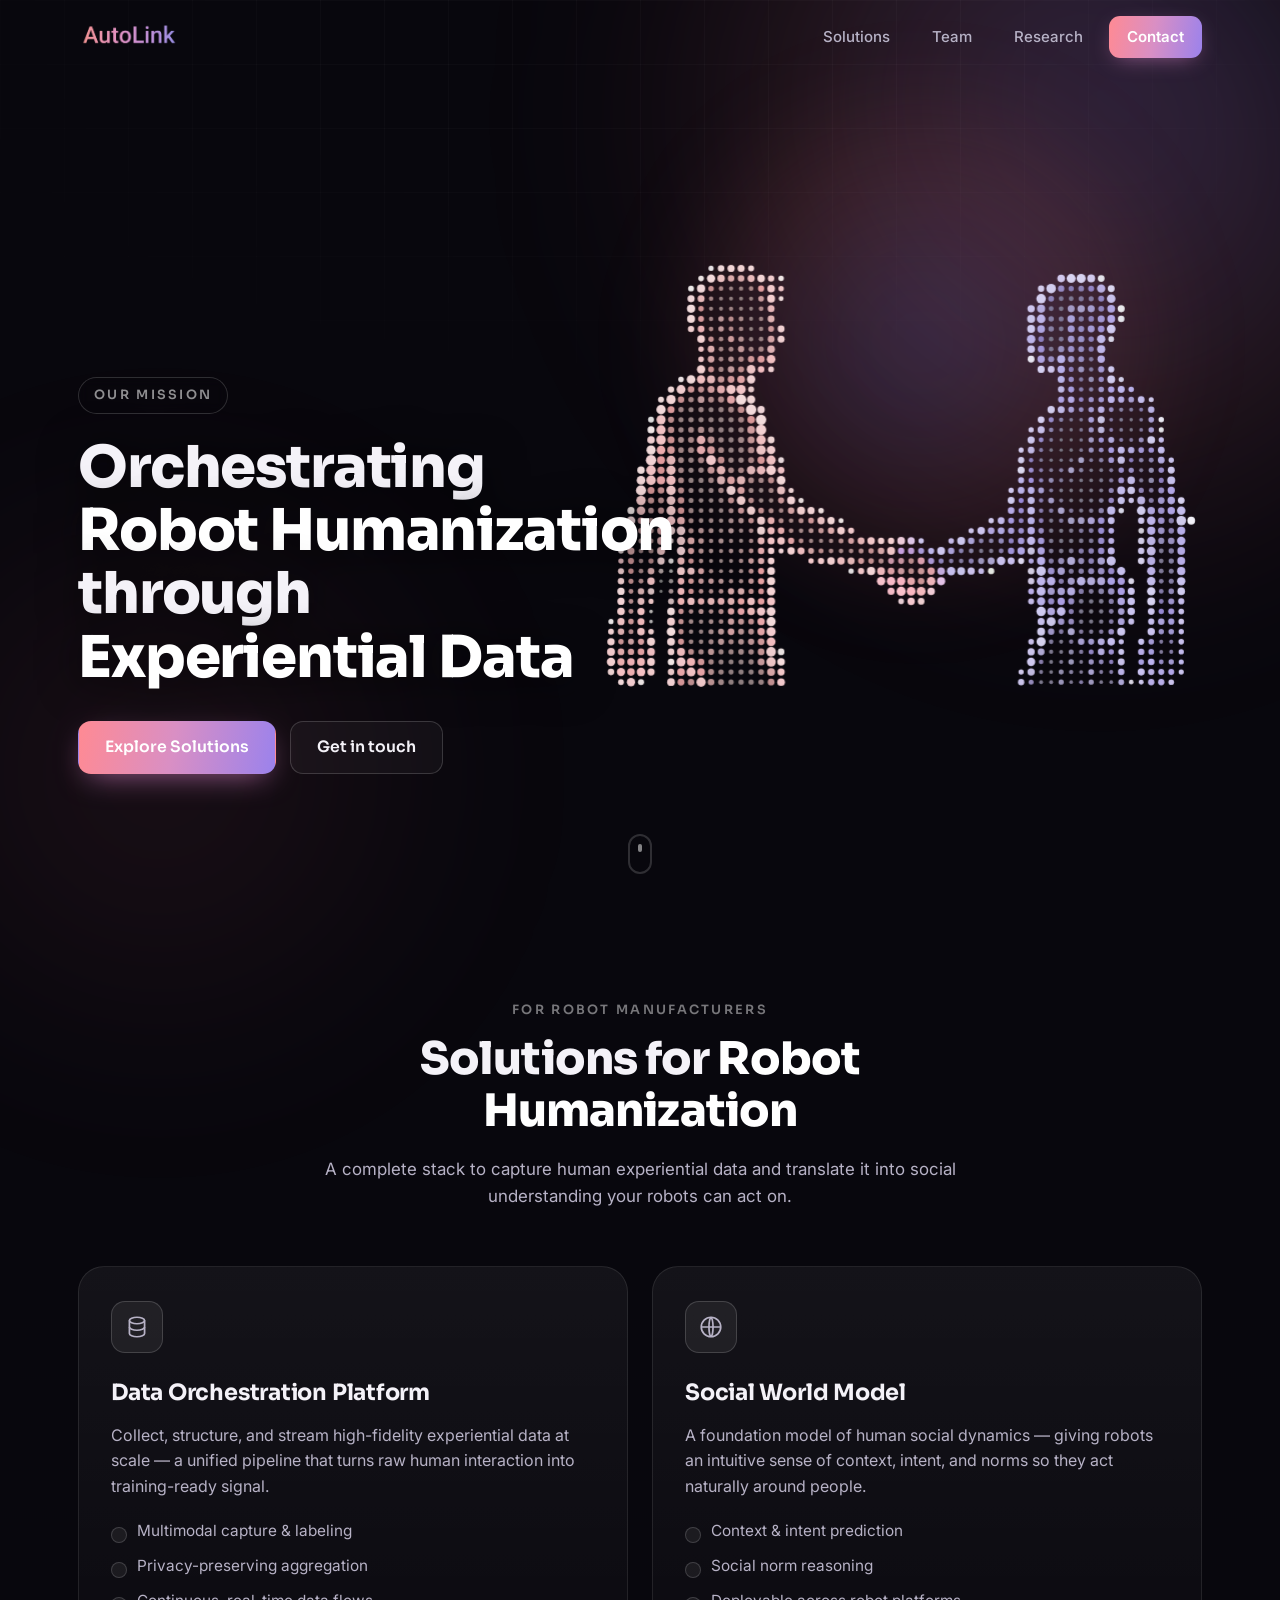
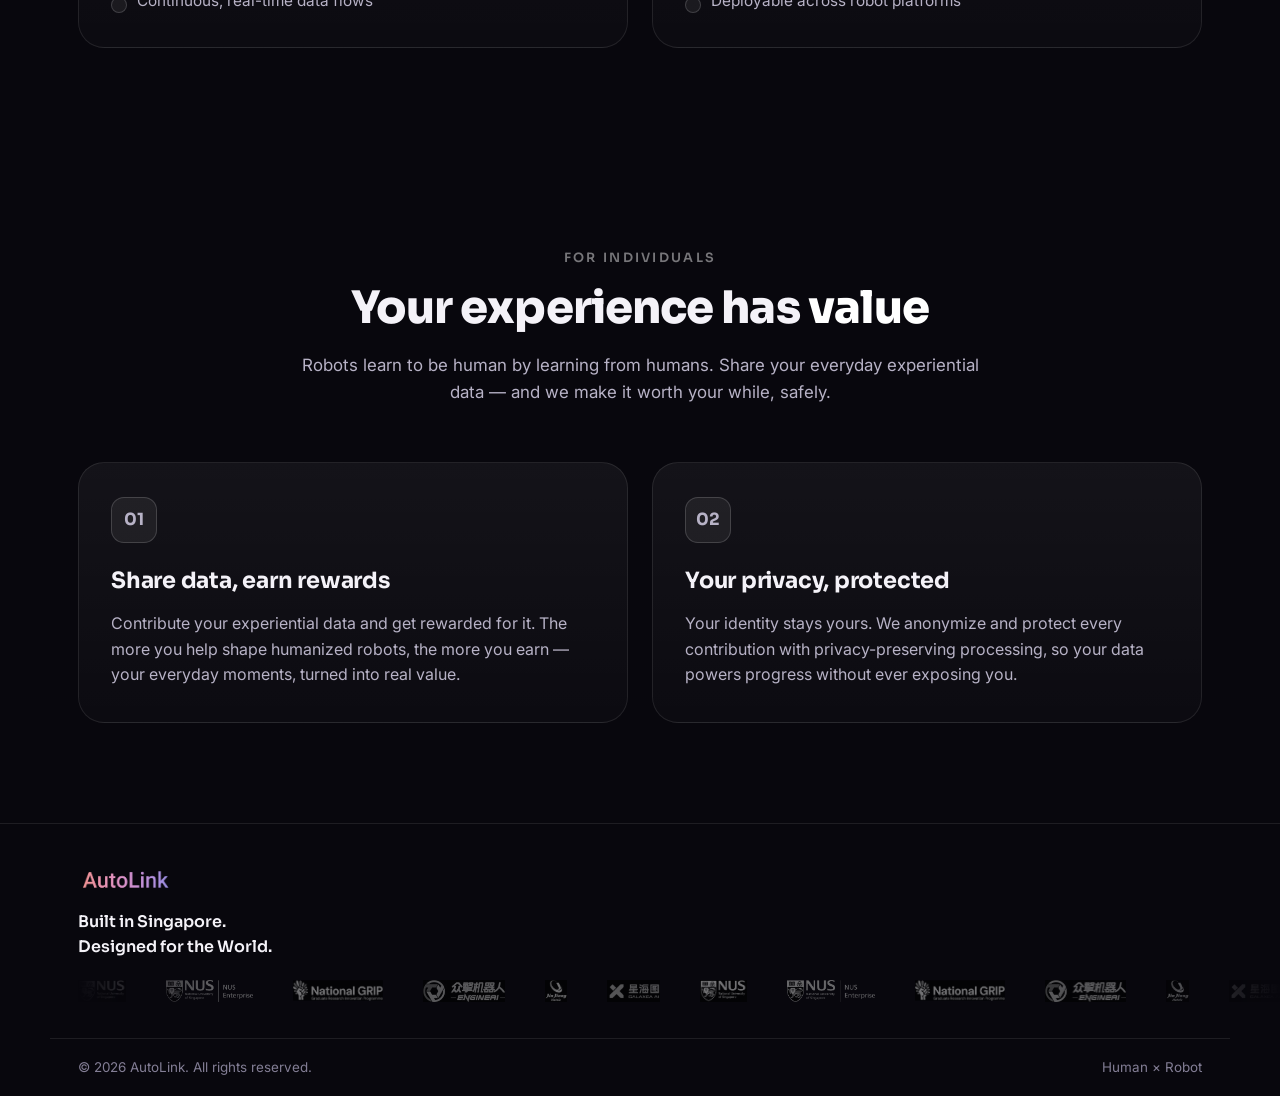
<file: index.html>
<!DOCTYPE html>
<html lang="en">
<head>
  <meta charset="UTF-8" />
  <meta name="viewport" content="width=device-width, initial-scale=1.0" />
  <title>AutoLink — Orchestrating Robot Humanization</title>
  <meta name="description" content="AutoLink — Orchestrating Robot Humanization through Experiential Data." />
  <link rel="icon" type="image/png" href="assets/logo.png" />
  <link rel="preconnect" href="https://fonts.googleapis.com" />
  <link rel="preconnect" href="https://fonts.gstatic.com" crossorigin />
  <link href="https://fonts.googleapis.com/css2?family=Sora:wght@400;500;600;700;800&family=Inter:wght@300;400;500;600&display=swap" rel="stylesheet" />
  <link rel="stylesheet" href="styles.css" />
</head>
<body>
  <!-- Ambient background glows -->
  <div class="bg-glow bg-glow--1" aria-hidden="true"></div>
  <div class="bg-glow bg-glow--2" aria-hidden="true"></div>
  <div class="bg-grid" aria-hidden="true"></div>

  <!-- ===== Navbar ===== -->
  <header class="nav" id="nav">
    <div class="nav__inner">
      <a href="#hero" class="nav__brand" aria-label="AutoLink home">
        <img src="assets/logo.png" alt="AutoLink" class="nav__logo" />
      </a>
      <nav class="nav__links">
        <a href="#solutions" class="nav__link">Solutions</a>
        <a href="team.html" class="nav__link">Team</a>
        <a href="research.html" class="nav__link">Research</a>
        <a href="contact.html" class="nav__btn">Contact</a>
      </nav>
    </div>
  </header>

  <main>
    <!-- ===== Hero / Mission ===== -->
    <section class="hero" id="hero">
      <!-- Interactive halftone handshake (rendered to canvas) -->
      <canvas class="hero__halftone" id="halftone" aria-label="A human and a robot shaking hands, rendered as a halftone dot matrix"></canvas>
      <div class="hero__halo" aria-hidden="true"></div>

      <div class="hero__content">
        <p class="hero__eyebrow">Our Mission</p>
        <h1 class="hero__title">
          Orchestrating <span class="grad-text">Robot&nbsp;Humanization</span><br />
          through <span class="grad-text">Experiential&nbsp;Data</span>
        </h1>
        <div class="hero__actions">
          <a href="#solutions" class="btn btn--primary">Explore Solutions</a>
          <a href="contact.html" class="btn btn--ghost">Get in touch</a>
        </div>
      </div>

      <a href="#solutions" class="hero__scroll" aria-label="Scroll down">
        <span></span>
      </a>
    </section>

    <!-- ===== Solutions ===== -->
    <section class="section solutions" id="solutions">
      <div class="section__head">
        <p class="section__eyebrow">For Robot Manufacturers</p>
        <h2 class="section__title">Solutions for <span class="grad-text">Robot Humanization</span></h2>
        <p class="section__lead">
          A complete stack to capture human experiential data and translate it into
          social understanding your robots can act on.
        </p>
      </div>

      <div class="cards cards--2">
        <article class="card">
          <div class="card__icon" aria-hidden="true">
            <svg viewBox="0 0 24 24" fill="none" stroke="currentColor" stroke-width="1.6">
              <ellipse cx="12" cy="6" rx="7" ry="3" />
              <path d="M5 6v6c0 1.66 3.13 3 7 3s7-1.34 7-3V6" />
              <path d="M5 12v6c0 1.66 3.13 3 7 3s7-1.34 7-3v-6" />
            </svg>
          </div>
          <h3 class="card__title">Data Orchestration Platform</h3>
          <p class="card__text">
            Collect, structure, and stream high-fidelity experiential data at scale —
            a unified pipeline that turns raw human interaction into training-ready signal.
          </p>
          <ul class="card__list">
            <li>Multimodal capture &amp; labeling</li>
            <li>Privacy-preserving aggregation</li>
            <li>Continuous, real-time data flows</li>
          </ul>
        </article>

        <article class="card">
          <div class="card__icon" aria-hidden="true">
            <svg viewBox="0 0 24 24" fill="none" stroke="currentColor" stroke-width="1.6">
              <circle cx="12" cy="12" r="9" />
              <path d="M3 12h18M12 3c2.5 2.5 2.5 15.5 0 18M12 3c-2.5 2.5-2.5 15.5 0 18" />
            </svg>
          </div>
          <h3 class="card__title">Social World Model</h3>
          <p class="card__text">
            A foundation model of human social dynamics — giving robots an intuitive
            sense of context, intent, and norms so they act naturally around people.
          </p>
          <ul class="card__list">
            <li>Context &amp; intent prediction</li>
            <li>Social norm reasoning</li>
            <li>Deployable across robot platforms</li>
          </ul>
        </article>
      </div>
    </section>

    <!-- ===== Individuals ===== -->
    <section class="section individuals" id="individuals">
      <div class="section__head">
        <p class="section__eyebrow">For Individuals</p>
        <h2 class="section__title">Your experience has <span class="grad-text">value</span></h2>
        <p class="section__lead">
          Robots learn to be human by learning from humans. Share your everyday
          experiential data — and we make it worth your while, safely.
        </p>
      </div>

      <div class="cards cards--2">
        <article class="card card--accent-coral">
          <span class="card__badge">01</span>
          <h3 class="card__title">Share data, earn rewards</h3>
          <p class="card__text">
            Contribute your experiential data and get rewarded for it. The more you
            help shape humanized robots, the more you earn — your everyday moments,
            turned into real value.
          </p>
        </article>

        <article class="card card--accent-purple">
          <span class="card__badge">02</span>
          <h3 class="card__title">Your privacy, protected</h3>
          <p class="card__text">
            Your identity stays yours. We anonymize and protect every contribution
            with privacy-preserving processing, so your data powers progress without
            ever exposing you.
          </p>
        </article>
      </div>
    </section>

  </main>

  <!-- ===== Footer ===== -->
  <footer class="footer">
    <div class="footer__inner">
      <div class="footer__brand">
        <img src="assets/logo.png" alt="AutoLink" class="footer__logo" />
        <p class="footer__tagline">Built in Singapore.<br>Designed for the World.</p>
        <div class="footer__brand-marquee">
          <div class="marquee__track">
            <img src="partners/NUS.jpg"              alt="NUS"           class="marquee__logo" />
            <img src="partners/NUS%20Enterprise.jpg"  alt="NUS Enterprise" class="marquee__logo" />
            <img src="partners/NUS%20GRIP.png"        alt="NUS GRIP"      class="marquee__logo" />
            <img src="partners/EngineAI.jpg"           alt="EngineAI"      class="marquee__logo" />
            <img src="partners/Jinjiang.jpg"           alt="Jinjiang"      class="marquee__logo" />
            <img src="partners/1.png"                  alt="Partner"       class="marquee__logo" />
            <img src="partners/NUS.jpg"              alt="NUS"           class="marquee__logo" />
            <img src="partners/NUS%20Enterprise.jpg"  alt="NUS Enterprise" class="marquee__logo" />
            <img src="partners/NUS%20GRIP.png"        alt="NUS GRIP"      class="marquee__logo" />
            <img src="partners/EngineAI.jpg"           alt="EngineAI"      class="marquee__logo" />
            <img src="partners/Jinjiang.jpg"           alt="Jinjiang"      class="marquee__logo" />
            <img src="partners/1.png"                  alt="Partner"       class="marquee__logo" />
          </div>
        </div>
      </div>
      <nav class="footer__nav" aria-label="Footer navigation">
        <a href="#solutions" class="footer__nav-link">Solutions</a>
        <a href="team.html" class="footer__nav-link">Team</a>
        <a href="research.html" class="footer__nav-link">Research</a>
        <a href="contact.html" class="footer__nav-link">Contact</a>
      </nav>
    </div>
    <div class="footer__bar">
      <span>© <span id="year"></span> AutoLink. All rights reserved.</span>
      <span>Human &times; Robot</span>
    </div>
  </footer>

  <script src="assets/halftone-data.js"></script>
  <script src="script.js"></script>
</body>
</html>
</file>
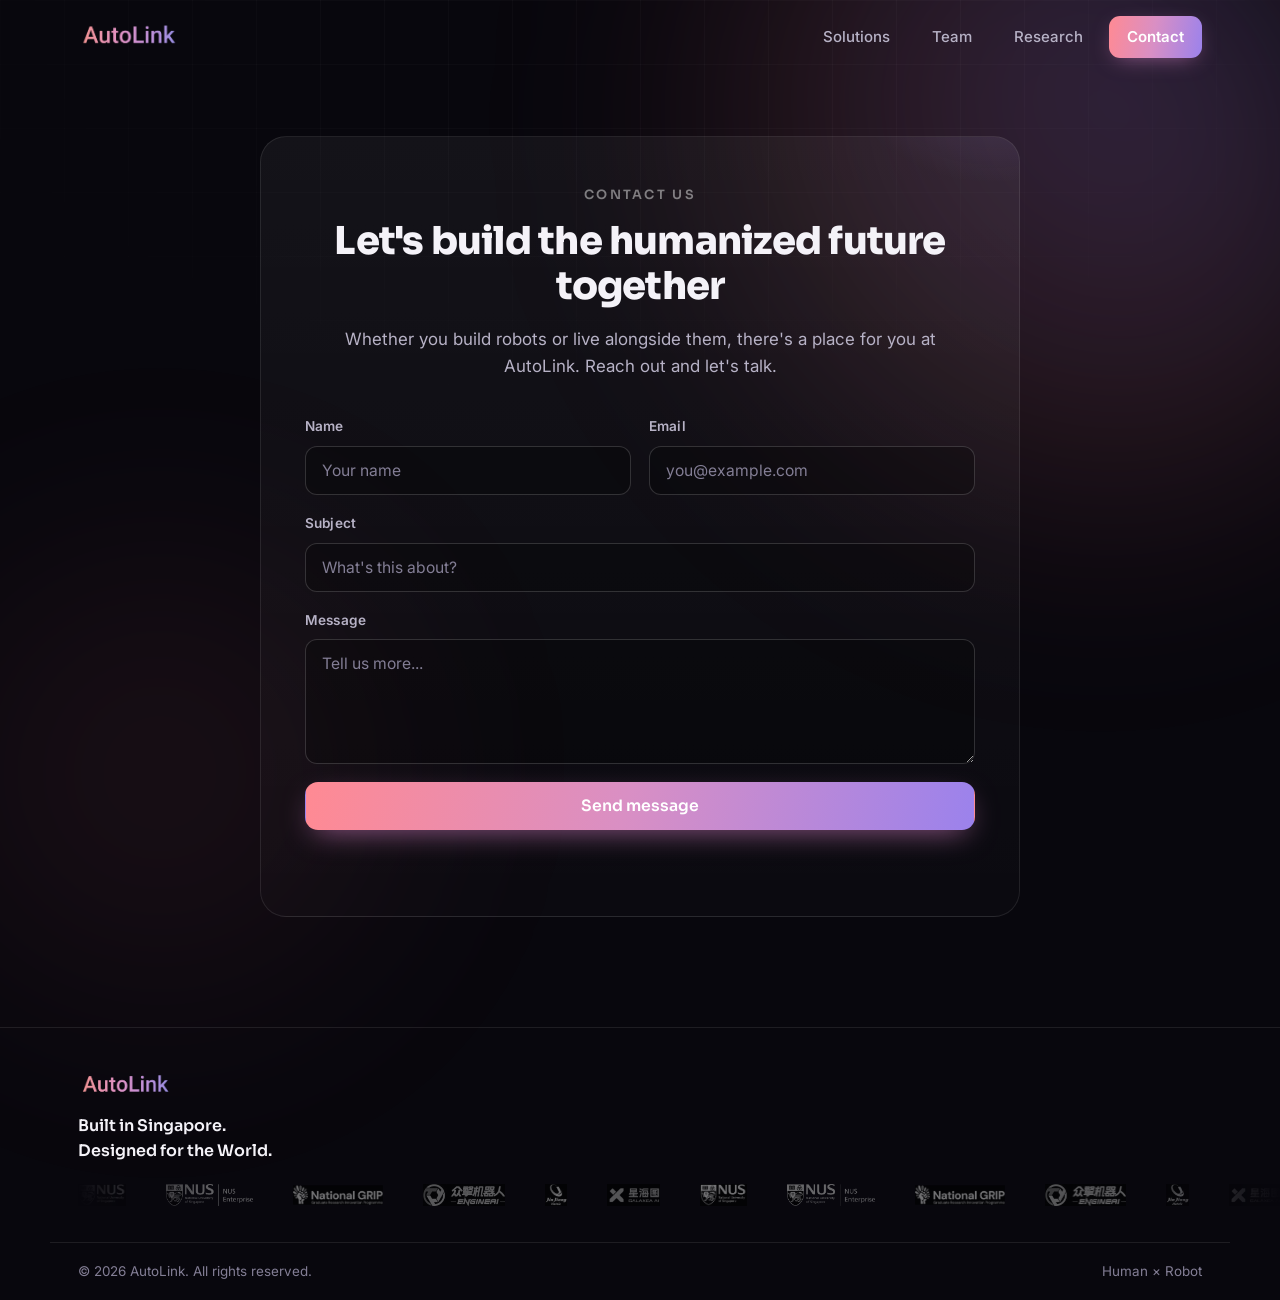
<file: contact.html>
<!DOCTYPE html>
<html lang="en">
<head>
  <meta charset="UTF-8" />
  <meta name="viewport" content="width=device-width, initial-scale=1.0" />
  <title>Contact — AutoLink</title>
  <meta name="description" content="Get in touch with AutoLink — let's build the humanized future together." />
  <link rel="icon" type="image/png" href="assets/logo.png" />
  <link rel="preconnect" href="https://fonts.googleapis.com" />
  <link rel="preconnect" href="https://fonts.gstatic.com" crossorigin />
  <link href="https://fonts.googleapis.com/css2?family=Sora:wght@400;500;600;700;800&family=Inter:wght@300;400;500;600&display=swap" rel="stylesheet" />
  <link rel="stylesheet" href="styles.css" />
</head>
<body>
  <div class="bg-glow bg-glow--1" aria-hidden="true"></div>
  <div class="bg-glow bg-glow--2" aria-hidden="true"></div>
  <div class="bg-grid" aria-hidden="true"></div>

  <!-- ===== Navbar ===== -->
  <header class="nav is-scrolled" id="nav">
    <div class="nav__inner">
      <a href="index.html#hero" class="nav__brand" aria-label="AutoLink home">
        <img src="assets/logo.png" alt="AutoLink" class="nav__logo" />
      </a>
      <nav class="nav__links">
        <a href="index.html#solutions" class="nav__link">Solutions</a>
        <a href="team.html" class="nav__link">Team</a>
        <a href="research.html" class="nav__link">Research</a>
        <a href="contact.html" class="nav__btn is-active">Contact</a>
      </nav>
    </div>
  </header>

  <main class="research-main">
    <section class="section join" style="padding-top: 60px;">
      <div class="join__inner">
        <div class="join__head">
          <p class="section__eyebrow">Contact Us</p>
          <h1 class="section__title">Let's build the humanized future together</h1>
          <p class="section__lead">
            Whether you build robots or live alongside them, there's a place for you
            at AutoLink. Reach out and let's talk.
          </p>
        </div>

        <form class="form" id="contactForm" novalidate>
          <!-- Web3Forms: replace YOUR_WEB3FORMS_KEY with the key from web3forms.com -->
          <input type="hidden" name="access_key" value="2372e0a4-4cc6-4e2c-a334-fc57e57cd900" />
          <input type="hidden" name="from_name" value="AutoLink Website" />
          <div class="form__row">
            <div class="form__field">
              <label for="name">Name</label>
              <input type="text" id="name" name="name" placeholder="Your name" required />
            </div>
            <div class="form__field">
              <label for="email">Email</label>
              <input type="email" id="email" name="email" placeholder="you@example.com" required />
            </div>
          </div>
          <div class="form__field">
            <label for="subject">Subject</label>
            <input type="text" id="subject" name="subject" placeholder="What's this about?" required />
          </div>
          <div class="form__field">
            <label for="message">Message</label>
            <textarea id="message" name="message" rows="5" placeholder="Tell us more..." required></textarea>
          </div>
          <button type="submit" class="btn btn--primary btn--full">Send message</button>
          <p class="form__status" id="formStatus" role="status" aria-live="polite"></p>
        </form>
      </div>
    </section>
  </main>

  <!-- ===== Footer ===== -->
  <footer class="footer">
    <div class="footer__inner">
      <div class="footer__brand">
        <img src="assets/logo.png" alt="AutoLink" class="footer__logo" />
        <p class="footer__tagline">Built in Singapore.<br>Designed for the World.</p>
        <div class="footer__brand-marquee">
          <div class="marquee__track">
            <img src="partners/NUS.jpg"              alt="NUS"           class="marquee__logo" />
            <img src="partners/NUS%20Enterprise.jpg"  alt="NUS Enterprise" class="marquee__logo" />
            <img src="partners/NUS%20GRIP.png"        alt="NUS GRIP"      class="marquee__logo" />
            <img src="partners/EngineAI.jpg"           alt="EngineAI"      class="marquee__logo" />
            <img src="partners/Jinjiang.jpg"           alt="Jinjiang"      class="marquee__logo" />
            <img src="partners/1.png"                  alt="Partner"       class="marquee__logo" />
            <img src="partners/NUS.jpg"              alt="NUS"           class="marquee__logo" />
            <img src="partners/NUS%20Enterprise.jpg"  alt="NUS Enterprise" class="marquee__logo" />
            <img src="partners/NUS%20GRIP.png"        alt="NUS GRIP"      class="marquee__logo" />
            <img src="partners/EngineAI.jpg"           alt="EngineAI"      class="marquee__logo" />
            <img src="partners/Jinjiang.jpg"           alt="Jinjiang"      class="marquee__logo" />
            <img src="partners/1.png"                  alt="Partner"       class="marquee__logo" />
          </div>
        </div>
      </div>
      <nav class="footer__nav" aria-label="Footer navigation">
        <a href="index.html#solutions" class="footer__nav-link">Solutions</a>
        <a href="team.html" class="footer__nav-link">Team</a>
        <a href="research.html" class="footer__nav-link">Research</a>
        <a href="contact.html" class="footer__nav-link">Contact</a>
      </nav>
    </div>
    <div class="footer__bar">
      <span>© <span id="year"></span> AutoLink. All rights reserved.</span>
      <span>Human &times; Robot</span>
    </div>
  </footer>

  <script src="assets/halftone-data.js"></script>
  <script src="script.js"></script>
</body>
</html>
</file>
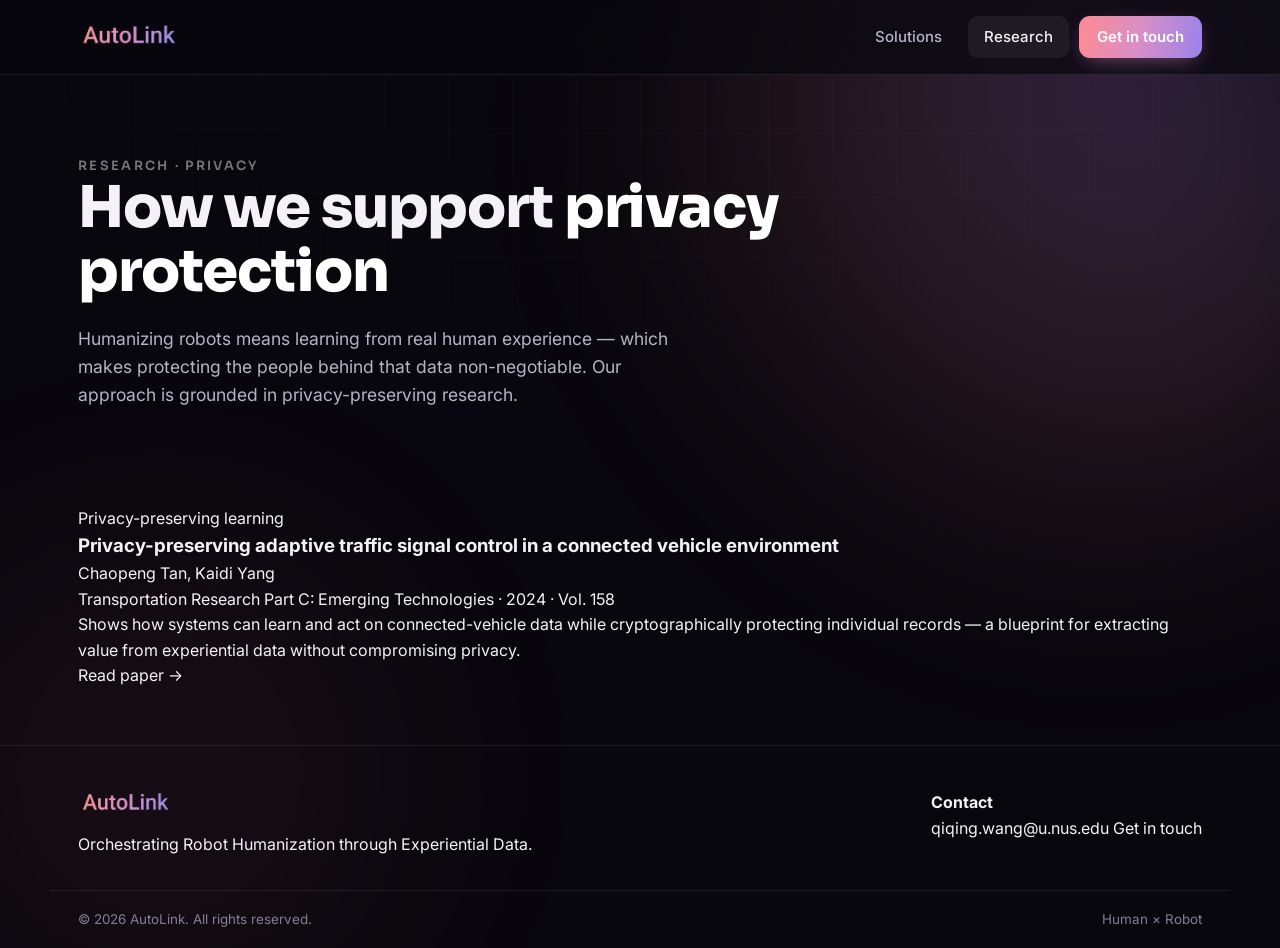
<file: research.html>
<!DOCTYPE html>
<html lang="en">
<head>
  <meta charset="UTF-8" />
  <meta name="viewport" content="width=device-width, initial-scale=1.0" />
  <title>Research — AutoLink</title>
  <meta name="description" content="How AutoLink supports privacy protection — research and methods behind privacy-preserving experiential data." />
  <link rel="icon" type="image/png" href="assets/logo.png" />
  <link rel="preconnect" href="https://fonts.googleapis.com" />
  <link rel="preconnect" href="https://fonts.gstatic.com" crossorigin />
  <link href="https://fonts.googleapis.com/css2?family=Sora:wght@400;500;600;700;800&family=Inter:wght@300;400;500;600&display=swap" rel="stylesheet" />
  <link rel="stylesheet" href="styles.css" />
</head>
<body>
  <div class="bg-glow bg-glow--1" aria-hidden="true"></div>
  <div class="bg-glow bg-glow--2" aria-hidden="true"></div>
  <div class="bg-grid" aria-hidden="true"></div>

  <!-- ===== Navbar ===== -->
  <header class="nav is-scrolled" id="nav">
    <div class="nav__inner">
      <a href="index.html#hero" class="nav__brand" aria-label="AutoLink home">
        <img src="assets/logo.png" alt="AutoLink" class="nav__logo" />
      </a>
      <nav class="nav__links">
        <a href="index.html#solutions" class="nav__link">Solutions</a>
        <a href="research.html" class="nav__link is-active">Research</a>
        <a href="index.html#join" class="nav__btn">Get in touch</a>
      </nav>
    </div>
  </header>

  <main class="research-main">
    <!-- ===== Header ===== -->
    <section class="research-hero">
      <p class="section__eyebrow">Research · Privacy</p>
      <h1 class="research-hero__title">
        How we support <span class="grad-text">privacy protection</span>
      </h1>
      <p class="research-hero__lead">
        Humanizing robots means learning from real human experience — which makes
        protecting the people behind that data non-negotiable. Our approach is
        grounded in privacy-preserving research.
      </p>
    </section>

    <!-- ===== Selected research ===== -->
    <section class="section research-section">
      <div class="papers">
        <a class="paper paper--featured" href="https://doi.org/10.1016/j.trc.2023.104453" target="_blank" rel="noopener">
          <span class="paper__tag">Privacy-preserving learning</span>
          <h3 class="paper__title">Privacy-preserving adaptive traffic signal control in a connected vehicle environment</h3>
          <p class="paper__authors">Chaopeng Tan, Kaidi Yang</p>
          <p class="paper__venue">Transportation Research Part C: Emerging Technologies · 2024 · Vol. 158</p>
          <p class="paper__note">
            Shows how systems can learn and act on connected-vehicle data while
            cryptographically protecting individual records — a blueprint for
            extracting value from experiential data without compromising privacy.
          </p>
          <span class="paper__link">Read paper <span aria-hidden="true">→</span></span>
        </a>
      </div>
    </section>
  </main>

  <!-- ===== Footer ===== -->
  <footer class="footer" id="contact">
    <div class="footer__inner">
      <div class="footer__brand">
        <img src="assets/logo.png" alt="AutoLink" class="footer__logo" />
        <p class="footer__mission">Orchestrating Robot Humanization through Experiential Data.</p>
      </div>
      <div class="footer__contact">
        <h4 class="footer__heading">Contact</h4>
        <a href="mailto:qiqing.wang@u.nus.edu" class="footer__link">qiqing.wang@u.nus.edu</a>
        <a href="index.html#join" class="footer__link">Get in touch</a>
      </div>
    </div>
    <div class="footer__bar">
      <span>© <span id="year"></span> AutoLink. All rights reserved.</span>
      <span>Human &times; Robot</span>
    </div>
  </footer>

  <script>document.getElementById('year').textContent = new Date().getFullYear();</script>
</body>
</html>
</file>
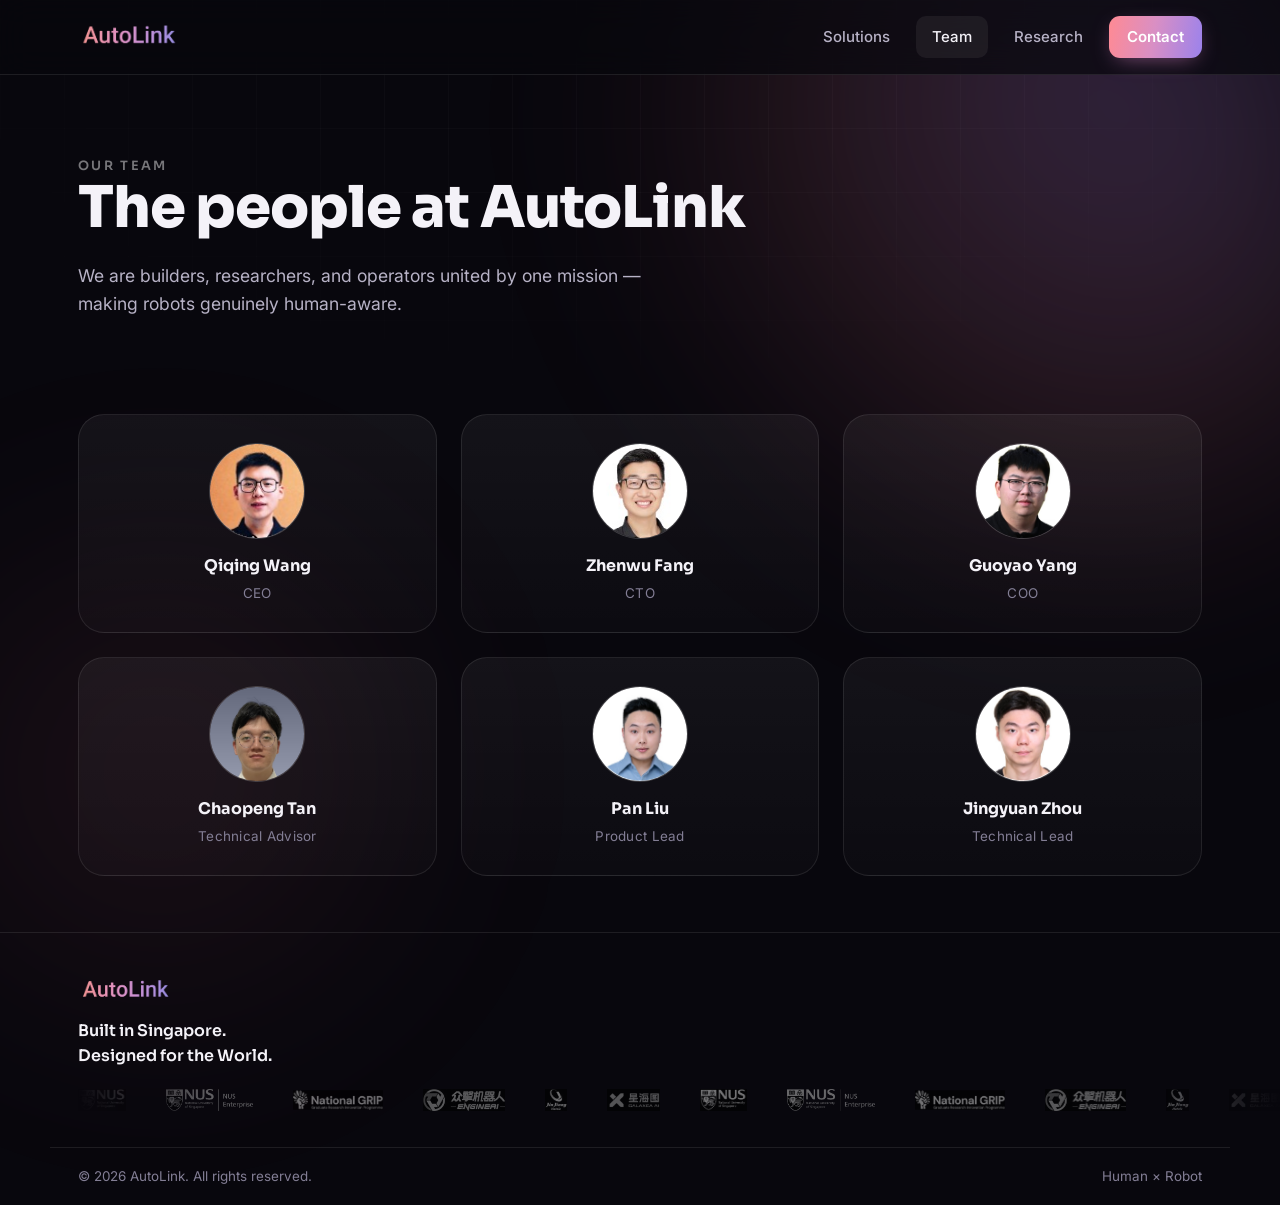
<file: team.html>
<!DOCTYPE html>
<html lang="en">
<head>
  <meta charset="UTF-8" />
  <meta name="viewport" content="width=device-width, initial-scale=1.0" />
  <title>Team — AutoLink</title>
  <meta name="description" content="Meet the team behind AutoLink — orchestrating robot humanization through experiential data." />
  <link rel="icon" type="image/png" href="assets/logo.png" />
  <link rel="preconnect" href="https://fonts.googleapis.com" />
  <link rel="preconnect" href="https://fonts.gstatic.com" crossorigin />
  <link href="https://fonts.googleapis.com/css2?family=Sora:wght@400;500;600;700;800&family=Inter:wght@300;400;500;600&display=swap" rel="stylesheet" />
  <link rel="stylesheet" href="styles.css" />
</head>
<body>
  <div class="bg-glow bg-glow--1" aria-hidden="true"></div>
  <div class="bg-glow bg-glow--2" aria-hidden="true"></div>
  <div class="bg-grid" aria-hidden="true"></div>

  <!-- ===== Navbar ===== -->
  <header class="nav is-scrolled" id="nav">
    <div class="nav__inner">
      <a href="index.html#hero" class="nav__brand" aria-label="AutoLink home">
        <img src="assets/logo.png" alt="AutoLink" class="nav__logo" />
      </a>
      <nav class="nav__links">
        <a href="index.html#solutions" class="nav__link">Solutions</a>
        <a href="team.html" class="nav__link is-active">Team</a>
        <a href="research.html" class="nav__link">Research</a>
        <a href="contact.html" class="nav__btn">Contact</a>
      </nav>
    </div>
  </header>

  <main class="research-main">
    <section class="research-hero">
      <p class="section__eyebrow">Our Team</p>
      <h1 class="research-hero__title">The people at AutoLink</h1>
      <p class="research-hero__lead">
        We are builders, researchers, and operators united by one mission —
        making robots genuinely human-aware.
      </p>
    </section>

    <section class="section research-section">
      <div class="cards cards--3">

        <!-- Row 1 -->
        <article class="card card--team">
          <div class="team-card__photo">
            <img src="team/Qiqing%20Wang%20CEO.jpg" alt="Qiqing Wang" />
          </div>
          <h3 class="team-card__name">Qiqing Wang</h3>
          <p class="team-card__role">CEO</p>
        </article>

        <article class="card card--team">
          <div class="team-card__photo">
            <img src="team/Zhenwu%20Fang%20CTO.png.jpg" alt="Zhenwu Fang" />
          </div>
          <h3 class="team-card__name">Zhenwu Fang</h3>
          <p class="team-card__role">CTO</p>
        </article>

        <article class="card card--team">
          <div class="team-card__photo">
            <img src="team/Guoyao%20Yang%20COO.jpg" alt="Guoyao Yang" />
          </div>
          <h3 class="team-card__name">Guoyao Yang</h3>
          <p class="team-card__role">COO</p>
        </article>

        <!-- Row 2 -->
        <article class="card card--team">
          <div class="team-card__photo">
            <img src="team/Chaopeng%20Tan%20Technical%20Advisor.jpg" alt="Chaopeng Tan" />
          </div>
          <h3 class="team-card__name">Chaopeng Tan</h3>
          <p class="team-card__role">Technical Advisor</p>
        </article>

        <article class="card card--team">
          <div class="team-card__photo">
            <img src="team/Pan%20Liu%20Product%20Lead.jpg" alt="Pan Liu" />
          </div>
          <h3 class="team-card__name">Pan Liu</h3>
          <p class="team-card__role">Product Lead</p>
        </article>

        <article class="card card--team">
          <div class="team-card__photo">
            <img src="team/Jingyuan%20Zhou%20Technical%20Lead.jpg" alt="Jingyuan Zhou" />
          </div>
          <h3 class="team-card__name">Jingyuan Zhou</h3>
          <p class="team-card__role">Technical Lead</p>
        </article>

      </div>
    </section>
  </main>

  <!-- ===== Footer ===== -->
  <footer class="footer">
    <div class="footer__inner">
      <div class="footer__brand">
        <img src="assets/logo.png" alt="AutoLink" class="footer__logo" />
        <p class="footer__tagline">Built in Singapore.<br>Designed for the World.</p>
        <div class="footer__brand-marquee">
          <div class="marquee__track">
            <img src="partners/NUS.jpg"              alt="NUS"           class="marquee__logo" />
            <img src="partners/NUS%20Enterprise.jpg"  alt="NUS Enterprise" class="marquee__logo" />
            <img src="partners/NUS%20GRIP.png"        alt="NUS GRIP"      class="marquee__logo" />
            <img src="partners/EngineAI.jpg"           alt="EngineAI"      class="marquee__logo" />
            <img src="partners/Jinjiang.jpg"           alt="Jinjiang"      class="marquee__logo" />
            <img src="partners/1.png"                  alt="Partner"       class="marquee__logo" />
            <img src="partners/NUS.jpg"              alt="NUS"           class="marquee__logo" />
            <img src="partners/NUS%20Enterprise.jpg"  alt="NUS Enterprise" class="marquee__logo" />
            <img src="partners/NUS%20GRIP.png"        alt="NUS GRIP"      class="marquee__logo" />
            <img src="partners/EngineAI.jpg"           alt="EngineAI"      class="marquee__logo" />
            <img src="partners/Jinjiang.jpg"           alt="Jinjiang"      class="marquee__logo" />
            <img src="partners/1.png"                  alt="Partner"       class="marquee__logo" />
          </div>
        </div>
      </div>
      <nav class="footer__nav" aria-label="Footer navigation">
        <a href="index.html#solutions" class="footer__nav-link">Solutions</a>
        <a href="team.html" class="footer__nav-link">Team</a>
        <a href="research.html" class="footer__nav-link">Research</a>
        <a href="contact.html" class="footer__nav-link">Contact</a>
      </nav>
    </div>
    <div class="footer__bar">
      <span>© <span id="year"></span> AutoLink. All rights reserved.</span>
      <span>Human &times; Robot</span>
    </div>
  </footer>

  <script>document.getElementById('year').textContent = new Date().getFullYear();</script>
</body>
</html>
</file>
<file: styles.css>
/* ===== Design tokens ===== */
:root {
  --bg: #08070d;
  --bg-soft: #0e0c16;
  --surface: rgba(255, 255, 255, 0.035);
  --surface-strong: rgba(255, 255, 255, 0.06);
  --border: rgba(255, 255, 255, 0.09);
  --border-strong: rgba(255, 255, 255, 0.16);

  --text: #f4f2f8;
  --text-dim: #b7b2c6;
  --text-faint: #837e95;

  --coral: #ff7e8a;
  --coral-soft: #ff9aa2;
  --purple: #a586f0;
  --purple-soft: #c0a8f5;

  --grad: linear-gradient(100deg, #ff8a93 0%, #d98fc4 48%, #9b82ec 100%);
  --grad-soft: linear-gradient(100deg, rgba(255,138,147,.18), rgba(155,130,236,.18));

  --radius: 18px;
  --radius-lg: 26px;
  --maxw: 1180px;
  --ease: cubic-bezier(.22, .61, .36, 1);
}

* { box-sizing: border-box; margin: 0; padding: 0; }

html { scroll-behavior: smooth; scroll-padding-top: 90px; }

body {
  font-family: "Inter", system-ui, sans-serif;
  background: var(--bg);
  color: var(--text);
  line-height: 1.6;
  overflow-x: hidden;
  -webkit-font-smoothing: antialiased;
}

a { color: inherit; text-decoration: none; }
img { display: block; max-width: 100%; }

.grad-text {
  color: #fff;
}

/* ===== Ambient background ===== */
.bg-glow {
  position: fixed;
  border-radius: 50%;
  filter: blur(120px);
  z-index: -2;
  pointer-events: none;
  opacity: .55;
}
.bg-glow--1 {
  top: -18%; right: -8%;
  width: 60vw; height: 60vw;
  background: radial-gradient(circle at 70% 30%, rgba(165,134,240,.5), rgba(255,126,138,.25) 45%, transparent 70%);
}
.bg-glow--2 {
  bottom: -25%; left: -15%;
  width: 55vw; height: 55vw;
  background: radial-gradient(circle, rgba(255,126,138,.28), transparent 65%);
  opacity: .4;
}
.bg-grid {
  position: fixed;
  inset: 0;
  z-index: -1;
  pointer-events: none;
  background-image:
    linear-gradient(rgba(255,255,255,.025) 1px, transparent 1px),
    linear-gradient(90deg, rgba(255,255,255,.025) 1px, transparent 1px);
  background-size: 64px 64px;
  mask-image: radial-gradient(ellipse 80% 60% at 50% 0%, #000 30%, transparent 80%);
  -webkit-mask-image: radial-gradient(ellipse 80% 60% at 50% 0%, #000 30%, transparent 80%);
}

/* ===== Navbar ===== */
.nav {
  position: fixed;
  top: 0; left: 0; right: 0;
  z-index: 100;
  transition: background .3s var(--ease), border-color .3s var(--ease), backdrop-filter .3s;
  border-bottom: 1px solid transparent;
}
.nav.is-scrolled {
  background: rgba(8, 7, 13, .72);
  backdrop-filter: blur(16px);
  -webkit-backdrop-filter: blur(16px);
  border-bottom: 1px solid var(--border);
}
.nav__inner {
  max-width: var(--maxw);
  margin: 0 auto;
  padding: 16px 28px;
  display: flex;
  align-items: center;
  justify-content: space-between;
}
.nav__logo { height: 30px; width: auto; }
.nav__links { display: flex; align-items: center; gap: 10px; }
.nav__link {
  padding: 9px 16px;
  font-size: .94rem;
  font-weight: 500;
  color: var(--text-dim);
  border-radius: 10px;
  transition: color .2s, background .2s;
}
.nav__link:hover { color: var(--text); background: var(--surface); }
.nav__link.is-active { color: var(--text); background: var(--surface-strong); }
.nav__btn {
  padding: 9px 18px;
  font-size: .94rem;
  font-weight: 600;
  border-radius: 11px;
  color: #fff;
  background: var(--grad);
  box-shadow: 0 6px 22px -8px rgba(216, 130, 200, .65);
  transition: transform .2s var(--ease), box-shadow .2s;
}
.nav__btn:hover { transform: translateY(-1px); box-shadow: 0 10px 28px -8px rgba(216, 130, 200, .8); }

/* ===== Buttons ===== */
.btn {
  display: inline-flex;
  align-items: center;
  justify-content: center;
  gap: 8px;
  padding: 13px 26px;
  font-family: "Sora", sans-serif;
  font-size: .98rem;
  font-weight: 600;
  border-radius: 13px;
  border: 1px solid transparent;
  cursor: pointer;
  transition: transform .2s var(--ease), box-shadow .25s, background .25s, border-color .25s;
}
.btn--primary {
  color: #fff;
  background: var(--grad);
  box-shadow: 0 10px 30px -10px rgba(216, 130, 200, .7);
}
.btn--primary:hover { transform: translateY(-2px); box-shadow: 0 16px 38px -10px rgba(216, 130, 200, .85); }
.btn--ghost {
  color: var(--text);
  background: var(--surface);
  border-color: var(--border-strong);
}
.btn--ghost:hover { background: var(--surface-strong); border-color: rgba(255,255,255,0.3); transform: translateY(-2px); }
.btn--full { width: 100%; }

/* ===== Hero ===== */
.hero {
  position: relative;
  width: 100%;
  min-height: 100vh;
  overflow: hidden;
  display: flex;
}
/* Halftone handshake — large, bleeding off the right edge */
.hero__halftone {
  position: absolute;
  top: 50%;
  right: -2%;
  transform: translateY(-50%);
  width: min(64vw, 880px);
  height: auto;
  aspect-ratio: 1.7273 / 1;
  z-index: 1;
}
.hero__halo {
  position: absolute;
  top: 38%; right: 6%;
  width: 44vw; height: 44vw;
  max-width: 640px; max-height: 640px;
  transform: translateY(-50%);
  background: radial-gradient(circle, rgba(165,134,240,.20), rgba(255,126,138,.10) 45%, transparent 70%);
  filter: blur(40px);
  z-index: 0;
  pointer-events: none;
}

.hero__content {
  position: relative;
  z-index: 3;
  align-self: flex-end;
  max-width: var(--maxw);
  width: 100%;
  margin: 0 auto;
  padding: 0 28px clamp(70px, 14vh, 130px);
  text-align: left;
}
.hero__eyebrow {
  display: inline-block;
  font-family: "Sora", sans-serif;
  font-size: .8rem;
  font-weight: 600;
  letter-spacing: .18em;
  text-transform: uppercase;
  color: rgba(255,255,255,0.55);
  padding: 7px 15px;
  border: 1px solid var(--border-strong);
  border-radius: 100px;
  background: rgba(8,7,13,.5);
  backdrop-filter: blur(6px);
  margin-bottom: 22px;
}
.hero__title {
  font-family: "Sora", sans-serif;
  font-size: clamp(2.1rem, 4.6vw, 3.6rem);
  font-weight: 800;
  line-height: 1.1;
  letter-spacing: -.02em;
  max-width: 16ch;
  text-shadow: 0 4px 40px rgba(8,7,13,.8);
}
.hero__actions { margin-top: 32px; display: flex; gap: 14px; flex-wrap: wrap; }

.hero__scroll {
  position: absolute;
  z-index: 3;
  bottom: 26px; left: 50%;
  transform: translateX(-50%);
  width: 24px; height: 40px;
  border: 2px solid var(--border-strong);
  border-radius: 14px;
}
.hero__scroll span {
  position: absolute;
  top: 8px; left: 50%;
  width: 4px; height: 8px;
  margin-left: -2px;
  border-radius: 4px;
  background: rgba(255,255,255,0.5);
  animation: scrolldot 1.8s ease-in-out infinite;
}
@keyframes scrolldot { 0% { opacity: 0; transform: translateY(0); } 40% { opacity: 1; } 80% { opacity: 0; transform: translateY(14px); } }

/* ===== Sections ===== */
.section {
  max-width: var(--maxw);
  margin: 0 auto;
  padding: 100px 28px;
}
.section__head { max-width: 680px; margin: 0 auto 56px; text-align: center; }
.section__eyebrow {
  font-family: "Sora", sans-serif;
  font-size: .8rem;
  font-weight: 600;
  letter-spacing: .18em;
  text-transform: uppercase;
  color: rgba(255,255,255,0.45);
}
.section__title {
  margin-top: 14px;
  font-family: "Sora", sans-serif;
  font-size: clamp(1.9rem, 3.6vw, 2.8rem);
  font-weight: 800;
  letter-spacing: -.02em;
  line-height: 1.15;
}
.section__lead { margin-top: 18px; font-size: 1.06rem; color: var(--text-dim); }

/* ===== Cards ===== */
.cards { display: grid; gap: 24px; }
.cards--2 { grid-template-columns: repeat(2, 1fr); }

.card {
  position: relative;
  padding: 34px 32px;
  border-radius: var(--radius-lg);
  background: linear-gradient(180deg, rgba(255,255,255,.05), rgba(255,255,255,.02));
  border: 1px solid var(--border);
  overflow: hidden;
  transition: transform .35s var(--ease), border-color .35s, box-shadow .35s;
}
.card::before {
  content: "";
  position: absolute;
  inset: 0;
  border-radius: inherit;
  padding: 1px;
  background: var(--grad);
  -webkit-mask: linear-gradient(#000 0 0) content-box, linear-gradient(#000 0 0);
  -webkit-mask-composite: xor;
  mask-composite: exclude;
  opacity: 0;
  transition: opacity .35s;
}
.card:hover {
  transform: translateY(-6px);
  box-shadow: 0 24px 60px -24px rgba(150, 110, 220, .5);
}
.card:hover::before { opacity: .9; }

.card__icon {
  width: 52px; height: 52px;
  display: grid; place-items: center;
  border-radius: 14px;
  background: var(--surface-strong);
  border: 1px solid var(--border-strong);
  color: var(--text-dim);
  margin-bottom: 22px;
}
.card__icon svg { width: 26px; height: 26px; }
.card__title {
  font-family: "Sora", sans-serif;
  font-size: 1.4rem;
  font-weight: 700;
  letter-spacing: -.01em;
}
.card__text { margin-top: 12px; color: var(--text-dim); }
.card__list { margin-top: 20px; list-style: none; display: grid; gap: 10px; }
.card__list li {
  position: relative;
  padding-left: 26px;
  font-size: .96rem;
  color: var(--text-dim);
}
.card__list li::before {
  content: "";
  position: absolute;
  left: 0; top: 8px;
  width: 14px; height: 14px;
  border-radius: 50%;
  background: var(--surface-strong);
  border: 1px solid var(--border-strong);
}

.card__badge {
  display: inline-grid;
  place-items: center;
  width: 46px; height: 46px;
  border-radius: 13px;
  font-family: "Sora", sans-serif;
  font-weight: 700;
  font-size: 1.05rem;
  color: #fff;
  margin-bottom: 20px;
}
.card--accent-coral .card__badge,
.card--accent-purple .card__badge { background: var(--surface-strong); border: 1px solid var(--border-strong); color: var(--text-dim); }

/* ===== Join / Contact form ===== */
.join { padding-bottom: 110px; }
.join__inner {
  max-width: 760px;
  margin: 0 auto;
  padding: 48px 44px;
  border-radius: var(--radius-lg);
  background: linear-gradient(180deg, rgba(255,255,255,.05), rgba(255,255,255,.015));
  border: 1px solid var(--border);
  position: relative;
  overflow: hidden;
}
.join__inner::after {
  content: "";
  position: absolute;
  top: -40%; right: -20%;
  width: 360px; height: 360px;
  background: radial-gradient(circle, rgba(165,134,240,.22), transparent 70%);
  pointer-events: none;
}
.join__head { text-align: center; margin-bottom: 36px; }
.join__head .section__title { font-size: clamp(1.7rem, 3vw, 2.4rem); }

.form { display: grid; gap: 18px; position: relative; z-index: 1; }
.form__row { display: grid; grid-template-columns: 1fr 1fr; gap: 18px; }
.form__field { display: grid; gap: 8px; }
.form__field label {
  font-size: .85rem;
  font-weight: 600;
  color: var(--text-dim);
  letter-spacing: .01em;
}
.form__field input,
.form__field textarea {
  width: 100%;
  padding: 14px 16px;
  font-family: inherit;
  font-size: .98rem;
  color: var(--text);
  background: rgba(0,0,0,.25);
  border: 1px solid var(--border-strong);
  border-radius: 12px;
  transition: border-color .2s, box-shadow .2s, background .2s;
  resize: vertical;
}
.form__field input::placeholder,
.form__field textarea::placeholder { color: var(--text-faint); }
.form__field input:focus,
.form__field textarea:focus {
  outline: none;
  border-color: rgba(255,255,255,0.3);
  background: rgba(0,0,0,.4);
  box-shadow: 0 0 0 3px rgba(255,255,255,.07);
}
.form__field input:invalid:not(:placeholder-shown) {
  border-color: rgba(255,110,120,.5);
}
.form__status { text-align: center; font-size: .92rem; min-height: 20px; }
.form__status.is-ok { color: #8ce0b0; }
.form__status.is-err { color: #ff9aa2; }

/* ===== Team page ===== */
.cards--3 { grid-template-columns: repeat(3, 1fr); }
.card--team {
  text-align: center;
  padding: 28px 20px;
}
.team-card__photo {
  width: 96px;
  height: 96px;
  border-radius: 50%;
  overflow: hidden;
  margin: 0 auto 14px;
  background: var(--surface);
  border: 1px solid var(--border-strong);
}
.team-card__photo img {
  width: 100%;
  height: 100%;
  object-fit: cover;
  object-position: top center;
}
.team-card__name {
  font-family: "Sora", sans-serif;
  font-size: 1rem;
  font-weight: 700;
}
.team-card__role {
  margin-top: 4px;
  font-size: .84rem;
  color: var(--text-faint);
  letter-spacing: .02em;
}

/* ===== Footer ===== */
.footer { border-top: 1px solid var(--border); }

.footer__brand-marquee {
  overflow: hidden;
  margin-top: 16px;
  -webkit-mask-image: linear-gradient(90deg, transparent, #000 12%, #000 88%, transparent);
  mask-image: linear-gradient(90deg, transparent, #000 12%, #000 88%, transparent);
}
.marquee__track {
  display: flex;
  align-items: center;
  gap: 40px;
  width: max-content;
  padding: 4px 0;
  animation: marquee-scroll 24s linear infinite;
}
.marquee__logo {
  height: 22px;
  width: auto;
  max-width: 90px;
  object-fit: contain;
  filter: grayscale(1) invert(1);
  opacity: 0.55;
  transition: opacity .25s;
  flex-shrink: 0;
}
.marquee__logo:hover { opacity: 0.85; }
@keyframes marquee-scroll {
  from { transform: translateX(0); }
  to { transform: translateX(-50%); }
}

.footer__inner {
  max-width: var(--maxw);
  margin: 0 auto;
  padding: 44px 28px 32px;
  display: flex;
  justify-content: space-between;
  align-items: flex-start;
  gap: 40px;
}
.footer__logo { height: 28px; margin-bottom: 14px; }
.footer__tagline {
  font-family: "Sora", sans-serif;
  font-size: 1rem;
  font-weight: 600;
  line-height: 1.55;
  color: var(--text);
}

.footer__nav {
  display: flex;
  flex-direction: column;
  gap: 10px;
  align-items: flex-end;
  padding-top: 4px;
}
.footer__nav-link {
  font-size: .9rem;
  color: var(--text-faint);
  transition: color .2s;
}
.footer__nav-link:hover { color: var(--text); }

.footer__bar {
  max-width: var(--maxw);
  margin: 0 auto;
  padding: 18px 28px;
  border-top: 1px solid var(--border);
  display: flex;
  justify-content: space-between;
  gap: 16px;
  flex-wrap: wrap;
  font-size: .84rem;
  color: var(--text-faint);
}

/* ===== Research page ===== */
.research-main { padding-top: 76px; }
.research-hero {
  max-width: var(--maxw);
  margin: 0 auto;
  padding: 80px 28px 40px;
}
.research-hero__title {
  font-family: "Sora", sans-serif;
  font-size: clamp(2.2rem, 5vw, 3.6rem);
  font-weight: 800;
  letter-spacing: -.02em;
  line-height: 1.1;
  max-width: 16ch;
}
.research-hero__lead {
  margin-top: 22px;
  max-width: 620px;
  font-size: 1.1rem;
  color: var(--text-dim);
}
.research-section { padding-top: 56px; padding-bottom: 56px; }
.section__head--left { text-align: left; margin-left: 0; margin-right: 0; max-width: none; }
.section__lead--left { margin-left: 0; }

.cards--4 { grid-template-columns: repeat(4, 1fr); }
.card--mini { padding: 26px 24px; }
.card--mini .card__icon { width: 44px; height: 44px; margin-bottom: 16px; }
.card--mini .card__icon svg { width: 22px; height: 22px; }
.card__title--sm { font-size: 1.12rem; }
.card--mini .card__text { font-size: .94rem; }

/* Papers list table */
.papers-list { width: 100%; }
.papers-list__header {
  display: grid;
  grid-template-columns: 64px 1fr 150px 24px;
  gap: 0 32px;
  padding: 0 0 12px;
  border-bottom: 1px solid var(--border-strong);
  font-family: "Sora", sans-serif;
  font-size: .68rem;
  font-weight: 600;
  letter-spacing: .14em;
  text-transform: uppercase;
  color: rgba(255,255,255,0.28);
}
.paper-row {
  display: grid;
  grid-template-columns: 64px 1fr 150px 24px;
  gap: 0 32px;
  align-items: center;
  padding: 20px 0;
  border-bottom: 1px solid var(--border);
  color: inherit;
  transition: background .2s var(--ease), padding .2s var(--ease);
  border-radius: 4px;
}
.paper-row:hover {
  background: var(--surface);
  padding-left: 14px;
  padding-right: 14px;
  margin: 0 -14px;
  width: calc(100% + 28px);
}
.paper-row__date {
  font-size: .86rem;
  color: var(--text-faint);
  font-variant-numeric: tabular-nums;
  padding-top: 2px;
  align-self: start;
}
.paper-row__content { min-width: 0; }
.paper-row__title {
  font-family: "Sora", sans-serif;
  font-size: .96rem;
  font-weight: 700;
  line-height: 1.35;
  color: var(--text);
}
.paper-row__authors {
  margin-top: 5px;
  font-size: .82rem;
  color: var(--text-faint);
  white-space: nowrap;
  overflow: hidden;
  text-overflow: ellipsis;
}
.paper-row__category {
  font-size: .78rem;
  color: var(--text-faint);
  text-align: right;
  white-space: nowrap;
  align-self: start;
  padding-top: 3px;
}
.paper-row__arrow {
  color: var(--text-faint);
  font-size: .95rem;
  text-align: right;
  align-self: start;
  padding-top: 3px;
  transition: color .2s, transform .2s var(--ease);
}
.paper-row:hover .paper-row__arrow {
  color: var(--text);
  transform: translateX(4px);
}

/* ===== Scroll reveal ===== */
.reveal { opacity: 0; transform: translateY(28px); transition: opacity .7s var(--ease), transform .7s var(--ease); }
.reveal.is-visible { opacity: 1; transform: none; }

/* ===== Responsive ===== */
@media (max-width: 900px) {
  .hero { min-height: 92vh; }
  .hero__halftone {
    top: 22%;
    right: 50%;
    transform: translate(50%, -50%);
    width: min(110vw, 560px);
    opacity: .9;
  }
  .hero__halo { top: 22%; right: 50%; transform: translate(50%, -50%); }
  .hero__content { padding-bottom: 64px; }
  .hero__title { max-width: 100%; }
  .hero__scroll { display: none; }
}
@media (max-width: 1000px) {
  .cards--3 { grid-template-columns: repeat(2, 1fr); }
  .cards--4 { grid-template-columns: repeat(2, 1fr); }
}
@media (max-width: 720px) {
  .cards--2, .cards--3 { grid-template-columns: 1fr; }
  .cards--4 { grid-template-columns: 1fr; }
  .papers-list__header,
  .paper-row { grid-template-columns: 54px 1fr 24px; }
  .papers-list__header span:nth-child(3),
  .paper-row__category { display: none; }
  .paper--featured { padding: 26px 24px; }
  .paper--featured .paper__title { font-size: 1.3rem; }
  .form__row { grid-template-columns: 1fr; }
  .section { padding: 72px 22px; }
  .join__inner { padding: 36px 24px; }
  .nav__link { display: none; }
  .footer__inner { flex-direction: column; gap: 28px; }
  .footer__nav { align-items: flex-start; }
}
@media (prefers-reduced-motion: reduce) {
  *, *::before, *::after { animation-duration: .001ms !important; animation-iteration-count: 1 !important; }
  html { scroll-behavior: auto; }
}
</file>
